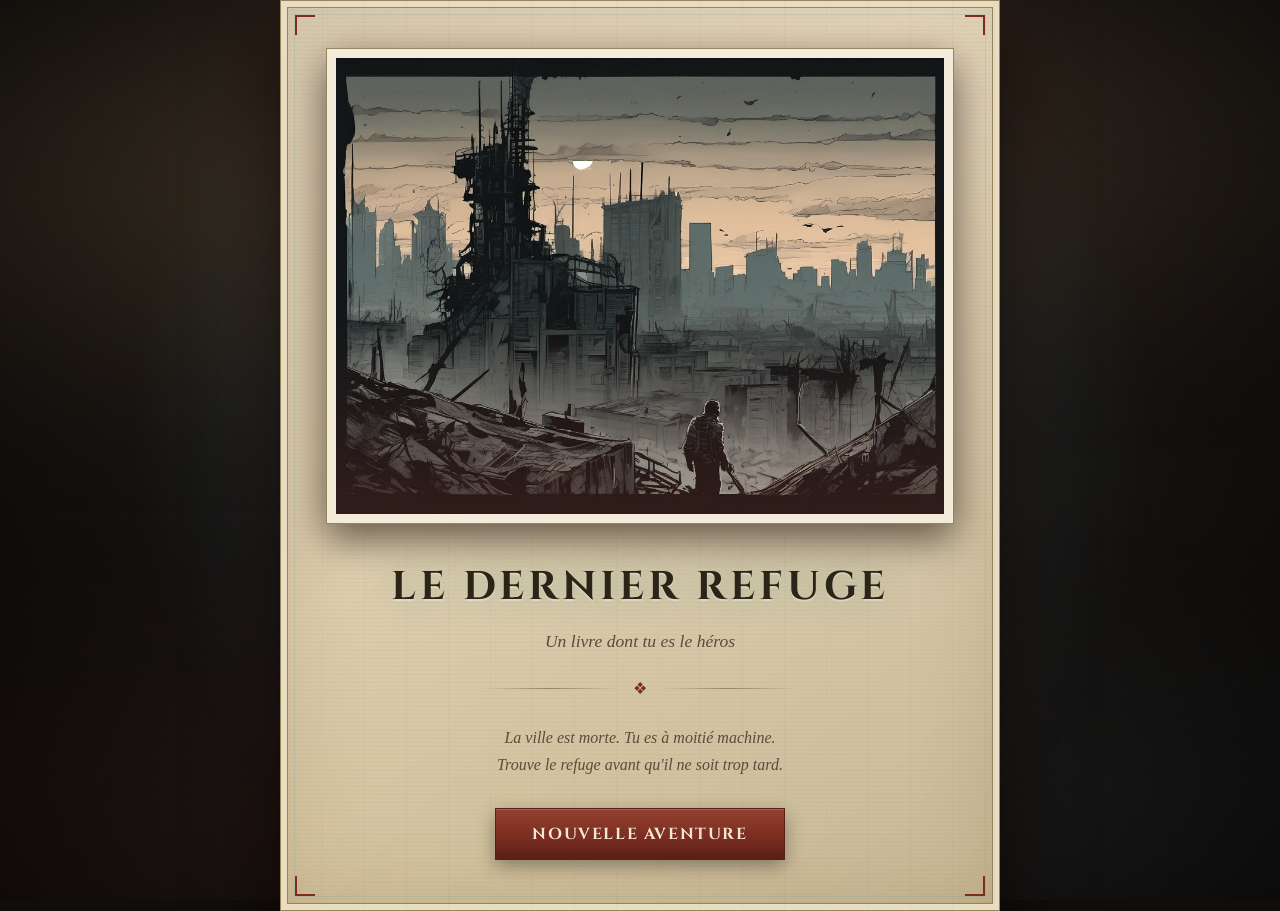
<file: index.html>
<!DOCTYPE html>
<html lang="fr">
<head>
  <meta charset="UTF-8">
  <meta name="viewport" content="width=device-width, initial-scale=1.0">
  <title>Le Dernier Refuge — Un livre dont tu es le héros</title>
  <meta name="description" content="Un livre dont tu es le héros interactif dans un univers post-apocalyptique zombie.">
  <link rel="icon" href="assets/images/menu.svg" type="image/svg+xml">
  <link rel="preconnect" href="https://fonts.googleapis.com">
  <link rel="preconnect" href="https://fonts.gstatic.com" crossorigin>
  <link href="https://fonts.googleapis.com/css2?family=Cinzel:wght@500;700&display=swap" rel="stylesheet">
  <!-- ?v= force le navigateur à re-télécharger le fichier après chaque
       mise en ligne. À incrémenter à chaque déploiement. -->
  <link rel="stylesheet" href="style.css?v=2">
  <link rel="stylesheet" href="minigame.css?v=2">
</head>
<body>
  <!-- Arrière-plan animé : cendres, brume, lueur NOVA -->
  <div class="bg-scene" aria-hidden="true">
    <div class="bg-base"></div>
    <div class="bg-fog bg-fog-1"></div>
    <div class="bg-fog bg-fog-2"></div>
    <div class="bg-glow"></div>
    <div class="bg-embers" id="bg-embers"></div>
    <div class="bg-grain"></div>
    <div class="bg-vignette"></div>
  </div>

  <div id="app"></div>

  <script src="data/story.js?v=2"></script>
  <script src="minigame.js?v=2"></script>
  <script src="script.js?v=2"></script>
</body>
</html>
</file>
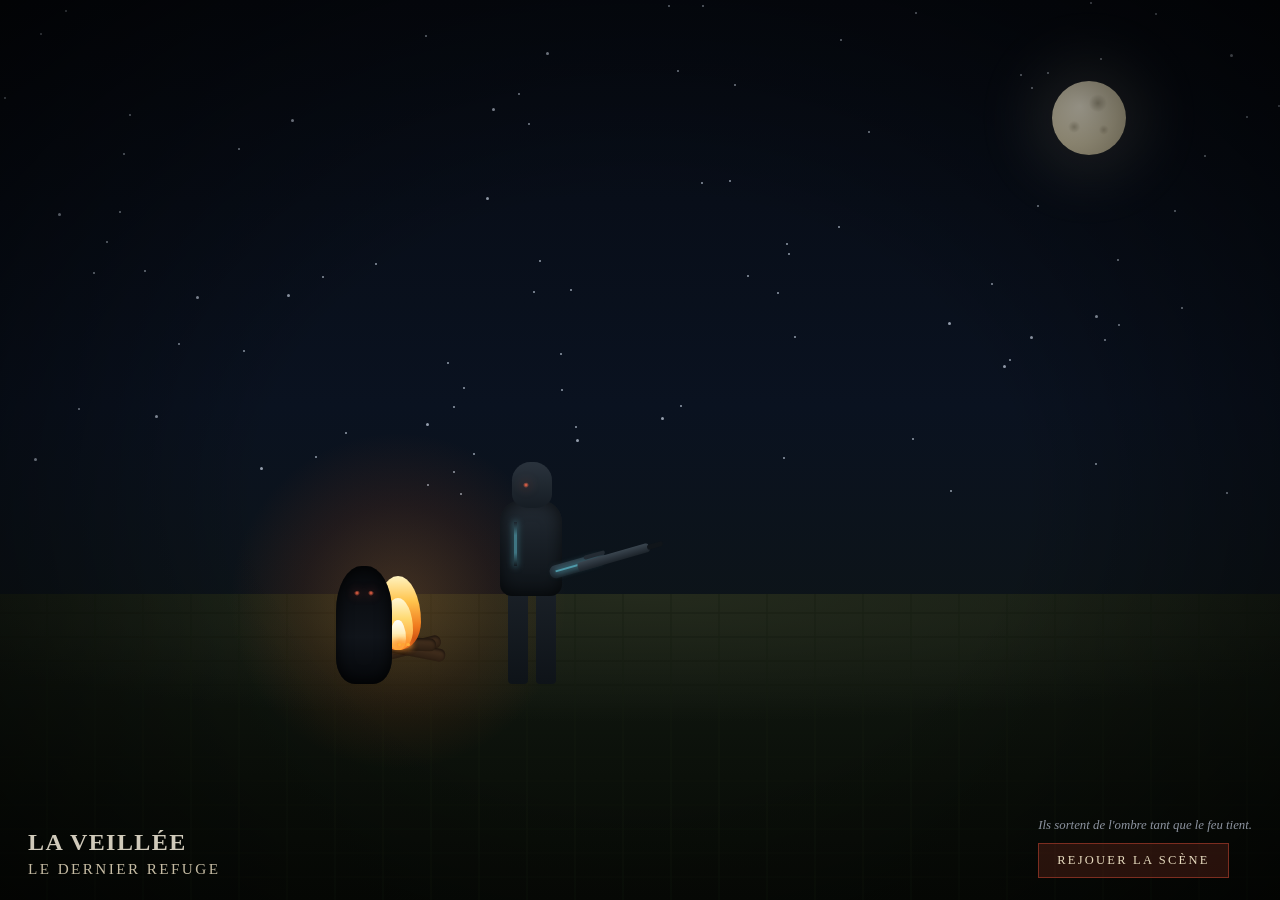
<file: cinematic.html>
<!DOCTYPE html>
<html lang="fr">
<head>
<meta charset="UTF-8">
<meta name="viewport" content="width=device-width, initial-scale=1.0">
<title>La Veillée — cinématique</title>
<style>
  * { margin: 0; padding: 0; box-sizing: border-box; }

  :root {
    --ink: #e8dcc0;
    --nova: #4f9aaa;
    --accent: #7c2d20;
    --fire: #e2661f;
  }

  html, body {
    height: 100%;
    background: #05070a;
    overflow: hidden;
    font-family: Georgia, 'Times New Roman', serif;
  }

  /* ---------- La scène ---------- */

  .scene {
    position: relative;
    width: 100vw;
    height: 100vh;
    overflow: hidden;
    background: linear-gradient(180deg, #060a12 0%, #0a1220 45%, #0d1418 70%, #0a0f0c 100%);
  }

  /* ---------- Ciel ---------- */

  .stars {
    position: absolute;
    inset: 0;
    z-index: 1;
  }

  .star {
    position: absolute;
    width: 2px;
    height: 2px;
    border-radius: 50%;
    background: #cfd8e8;
    opacity: 0.7;
    animation: twinkle 3s ease-in-out infinite;
  }

  @keyframes twinkle {
    0%, 100% { opacity: 0.25; }
    50%      { opacity: 0.9; }
  }

  .moon {
    position: absolute;
    top: 9%;
    right: 12%;
    width: 74px;
    height: 74px;
    border-radius: 50%;
    background: radial-gradient(circle at 38% 34%, #f2ecd8 0%, #cfc6a8 55%, #a89f80 100%);
    box-shadow: 0 0 60px 18px rgba(220, 214, 180, 0.16);
    z-index: 1;
  }

  .moon::after {
    content: "";
    position: absolute;
    inset: 0;
    border-radius: 50%;
    background:
      radial-gradient(circle 9px at 62% 30%, rgba(120, 112, 88, 0.5) 0%, transparent 100%),
      radial-gradient(circle 6px at 30% 62%, rgba(120, 112, 88, 0.45) 0%, transparent 100%),
      radial-gradient(circle 5px at 70% 66%, rgba(120, 112, 88, 0.4) 0%, transparent 100%);
  }

  /* ---------- Sol ---------- */

  .ground {
    position: absolute;
    left: 0;
    right: 0;
    bottom: 0;
    height: 34%;
    background:
      radial-gradient(ellipse 90% 60% at 50% 0%, rgba(38, 44, 30, 0.9) 0%, transparent 70%),
      linear-gradient(180deg, #131a12 0%, #0b100a 60%, #070a06 100%);
    z-index: 2;
  }

  .ground::before {
    content: "";
    position: absolute;
    inset: 0;
    background:
      repeating-linear-gradient(90deg, transparent 0 46px, rgba(20, 28, 16, 0.6) 46px 48px),
      repeating-linear-gradient(0deg, transparent 0 22px, rgba(16, 22, 12, 0.5) 22px 24px);
    opacity: 0.5;
  }

  /* ---------- Le feu de camp ---------- */

  .fire {
    position: absolute;
    left: 26%;
    bottom: 26%;
    width: 130px;
    height: 130px;
    z-index: 4;
  }

  .fire-glow {
    position: absolute;
    left: 50%;
    top: 50%;
    width: 340px;
    height: 340px;
    margin: -170px 0 0 -170px;
    border-radius: 50%;
    background: radial-gradient(circle, rgba(255, 150, 60, 0.22) 0%, rgba(220, 90, 30, 0.1) 40%, transparent 70%);
    animation: glow-pulse 1.6s ease-in-out infinite;
    z-index: -1;
  }

  @keyframes glow-pulse {
    0%, 100% { transform: scale(1);    opacity: 0.85; }
    50%      { transform: scale(1.12); opacity: 1; }
  }

  .logs {
    position: absolute;
    left: 50%;
    bottom: 8px;
    width: 96px;
    height: 22px;
    margin-left: -48px;
  }

  .log {
    position: absolute;
    bottom: 0;
    width: 92px;
    height: 13px;
    border-radius: 6px;
    background: linear-gradient(180deg, #4a3421 0%, #2c1e12 100%);
    box-shadow: inset 0 2px 3px rgba(0, 0, 0, 0.6);
  }

  .log:nth-child(1) { transform: rotate(-14deg); left: 0; }
  .log:nth-child(2) { transform: rotate(11deg);  left: 4px; bottom: 4px; }
  .log:nth-child(3) { transform: rotate(2deg);   left: 2px;  bottom: 8px; width: 84px; }

  .flame {
    position: absolute;
    left: 50%;
    bottom: 16px;
    border-radius: 50% 50% 46% 46% / 62% 62% 38% 38%;
    transform-origin: 50% 100%;
    animation: flicker 0.9s ease-in-out infinite alternate;
  }

  .flame-1 {
    width: 46px;
    height: 74px;
    margin-left: -23px;
    background: linear-gradient(180deg, #fff3c0 0%, #ffc44d 34%, #f07a1e 68%, #b83a0e 100%);
    filter: blur(0.4px);
    z-index: 3;
  }

  .flame-2 {
    width: 30px;
    height: 52px;
    margin-left: -15px;
    background: linear-gradient(180deg, #fff8d8 0%, #ffd970 40%, #ff8c2a 100%);
    animation-duration: 0.62s;
    animation-delay: 0.12s;
    z-index: 4;
  }

  .flame-3 {
    width: 16px;
    height: 30px;
    margin-left: -8px;
    background: linear-gradient(180deg, #ffffff 0%, #ffe9a8 55%, #ffb03a 100%);
    animation-duration: 0.45s;
    animation-delay: 0.24s;
    z-index: 5;
  }

  @keyframes flicker {
    0%   { transform: scaleY(1)    scaleX(1)    rotate(-1.5deg); }
    35%  { transform: scaleY(1.09) scaleX(0.94) rotate(1.8deg); }
    70%  { transform: scaleY(0.95) scaleX(1.05) rotate(-1deg); }
    100% { transform: scaleY(1.05) scaleX(0.97) rotate(1.2deg); }
  }

  .ember {
    position: absolute;
    width: 3px;
    height: 3px;
    border-radius: 50%;
    background: #ffb03a;
    box-shadow: 0 0 6px 2px rgba(255, 150, 50, 0.7);
    animation: rise 2.6s linear infinite;
    z-index: 6;
  }

  @keyframes rise {
    0%   { transform: translate(0, 0) scale(1);        opacity: 0; }
    12%  { opacity: 1; }
    100% { transform: translate(var(--dx, 10px), -190px) scale(0.2); opacity: 0; }
  }

  /* ---------- Le héros cybernétique ---------- */

  .hero {
    position: absolute;
    left: 37%;
    bottom: 24%;
    width: 120px;
    height: 240px;
    z-index: 5;
  }

  .hero-body {
    position: absolute;
    inset: 0;
  }

  /* jambes */
  .leg {
    position: absolute;
    bottom: 0;
    width: 20px;
    height: 96px;
    border-radius: 8px 8px 4px 4px;
    background: linear-gradient(180deg, #1a2027 0%, #0e1318 100%);
  }

  .leg-l { left: 34px; }
  .leg-r { left: 62px; }

  /* torse */
  .torso {
    position: absolute;
    bottom: 88px;
    left: 26px;
    width: 62px;
    height: 96px;
    border-radius: 22px 22px 12px 12px;
    background: linear-gradient(180deg, #232b34 0%, #141a20 70%, #0d1216 100%);
    box-shadow: inset 0 0 18px rgba(0, 0, 0, 0.7);
  }

  /* tête */
  .head {
    position: absolute;
    bottom: 176px;
    left: 38px;
    width: 40px;
    height: 46px;
    border-radius: 46% 46% 42% 42% / 40% 40% 30% 30%;
    background: linear-gradient(180deg, #2a333d 0%, #161d24 100%);
  }

  /* l'œil cybernétique */
  .eye {
    position: absolute;
    top: 20px;
    left: 50%;
    width: 22px;
    height: 7px;
    margin-left: -11px;
    border-radius: 50%;
    background: radial-gradient(circle 3px at 5px 3px, #ff6a4a 0%, rgba(255, 60, 40, 0) 100%);
    filter: drop-shadow(0 0 6px rgba(255, 70, 45, 0.95));
    animation: eye-scan 2.4s ease-in-out infinite;
  }

  @keyframes eye-scan {
    0%, 100% { transform: translateX(-3px); }
    50%      { transform: translateX(3px); }
  }

  /* lignes cybernétiques sur le bras */
  .cyber-line {
    position: absolute;
    background: var(--nova);
    box-shadow: 0 0 6px 1px rgba(79, 154, 170, 0.8);
    opacity: 0.85;
  }

  .cyber-arm {
    position: absolute;
    bottom: 104px;
    left: 76px;
    width: 58px;
    height: 13px;
    border-radius: 6px;
    background: linear-gradient(180deg, #2b343e 0%, #171e25 100%);
    transform: rotate(-16deg);
    transform-origin: 0 50%;
  }

  .cyber-arm::before {
    content: "";
    position: absolute;
    left: 6px;
    right: 6px;
    top: 5px;
    height: 2px;
    background: var(--nova);
    box-shadow: 0 0 7px 1px rgba(79, 154, 170, 0.9);
  }

  .cyber-torso {
    position: absolute;
    bottom: 118px;
    left: 40px;
    width: 3px;
    height: 44px;
    background: linear-gradient(180deg, transparent, var(--nova) 30%, var(--nova) 70%, transparent);
    box-shadow: 0 0 6px 1px rgba(79, 154, 170, 0.7);
    opacity: 0.7;
  }

  /* le fusil */
  .rifle {
    position: absolute;
    bottom: 112px;
    left: 104px;
    width: 74px;
    height: 9px;
    border-radius: 3px;
    background: linear-gradient(180deg, #3a454f 0%, #1c232a 100%);
    transform: rotate(-16deg);
    transform-origin: 0 50%;
    z-index: 6;
  }

  .rifle::before {
    content: "";
    position: absolute;
    right: -14px;
    top: 2px;
    width: 16px;
    height: 5px;
    border-radius: 2px;
    background: #10151a;
  }

  .rifle::after {
    content: "";
    position: absolute;
    left: 8px;
    top: -5px;
    width: 22px;
    height: 4px;
    border-radius: 2px;
    background: #232b33;
  }

  /* flash de bouche du fusil */
  .muzzle {
    position: absolute;
    bottom: 118px;
    left: 176px;
    width: 26px;
    height: 26px;
    margin-left: -13px;
    border-radius: 50%;
    background: radial-gradient(circle, #fff8dc 0%, #ffd257 35%, rgba(255, 140, 40, 0) 72%);
    opacity: 0;
    z-index: 7;
  }

  .muzzle.go { animation: flash 0.13s ease-out; }

  @keyframes flash {
    0%   { opacity: 1; transform: scale(0.5); }
    100% { opacity: 0; transform: scale(1.5); }
  }

  /* traçante */
  .tracer {
    position: absolute;
    height: 2px;
    background: linear-gradient(90deg, rgba(255, 226, 170, 0.95), rgba(255, 226, 170, 0));
    transform-origin: 0 50%;
    opacity: 0;
    z-index: 6;
  }

  .tracer.go { animation: trace 0.16s ease-out; }

  @keyframes trace {
    0%   { opacity: 1; }
    100% { opacity: 0; }
  }

  /* ---------- Les ombres ---------- */

  .shadow {
    position: absolute;
    bottom: 22%;
    width: 56px;
    height: 118px;
    z-index: 4;
    opacity: 0;
  }

  .shadow::before {
    content: "";
    position: absolute;
    inset: 0;
    border-radius: 46% 46% 34% 34% / 38% 38% 22% 22%;
    background: linear-gradient(180deg, #07090c 0%, #10141a 60%, #05070a 100%);
    box-shadow: inset 0 0 16px rgba(0, 0, 0, 0.95);
  }

  .shadow::after {
    content: "";
    position: absolute;
    left: 50%;
    top: 20%;
    width: 22px;
    height: 7px;
    margin-left: -11px;
    border-radius: 50%;
    background:
      radial-gradient(circle 3px at 4px 3px, #ff6a4a 0%, rgba(255, 60, 40, 0) 100%),
      radial-gradient(circle 3px at 18px 3px, #ff6a4a 0%, rgba(255, 60, 40, 0) 100%);
    filter: drop-shadow(0 0 5px rgba(255, 70, 45, 0.9));
  }

  .shadow.approach { animation: approach var(--walk, 7s) linear forwards; }

  @keyframes approach {
    0%   { opacity: 0; transform: translateX(0) scale(0.85); }
    8%   { opacity: 1; }
    100% { opacity: 1; transform: translateX(var(--tx, -260px)) scale(1); }
  }

  .shadow.dying {
    animation: fall 0.5s ease-in forwards;
  }

  @keyframes fall {
    0%   { opacity: 1; transform: translateX(var(--tx, -260px)) scale(1) rotate(0deg); }
    100% { opacity: 0; transform: translateX(var(--tx, -260px)) scale(1.15) rotate(74deg); }
  }

  /* ---------- Interface ---------- */

  .hud {
    position: absolute;
    left: 0;
    right: 0;
    bottom: 0;
    padding: 22px 28px;
    display: flex;
    align-items: flex-end;
    justify-content: space-between;
    z-index: 20;
    pointer-events: none;
  }

  .hud-title {
    color: var(--ink);
    font-size: 0.95rem;
    letter-spacing: 0.16em;
    text-transform: uppercase;
    opacity: 0.85;
  }

  .hud-title strong {
    display: block;
    font-family: 'Cinzel', Georgia, serif;
    font-size: 1.5rem;
    letter-spacing: 0.06em;
    color: #f4ecda;
    margin-bottom: 4px;
  }

  .hud-hint {
    color: #8d94a0;
    font-size: 0.8rem;
    font-style: italic;
    text-align: right;
    max-width: 300px;
  }

  .replay {
    pointer-events: auto;
    margin-top: 10px;
    font-family: Georgia, serif;
    font-size: 0.78rem;
    letter-spacing: 0.18em;
    text-transform: uppercase;
    color: var(--ink);
    background: rgba(124, 45, 32, 0.3);
    border: 1px solid var(--accent);
    padding: 9px 18px;
    cursor: pointer;
    transition: background 0.2s;
  }

  .replay:hover { background: rgba(124, 45, 32, 0.55); }

  .vignette {
    position: absolute;
    inset: 0;
    pointer-events: none;
    background: radial-gradient(ellipse at 50% 55%, transparent 42%, rgba(0, 0, 0, 0.72) 100%);
    z-index: 15;
  }
</style>
</head>
<body>

<div class="scene" id="scene">
  <div class="stars" id="stars"></div>
  <div class="moon"></div>
  <div class="ground"></div>

  <div class="fire">
    <div class="fire-glow"></div>
    <div class="logs">
      <div class="log"></div>
      <div class="log"></div>
      <div class="log"></div>
    </div>
    <div class="flame flame-1"></div>
    <div class="flame flame-2"></div>
    <div class="flame flame-3"></div>
  </div>

  <div class="hero">
    <div class="hero-body">
      <div class="leg leg-l"></div>
      <div class="leg leg-r"></div>
      <div class="torso"></div>
      <div class="cyber-torso"></div>
      <div class="head"><div class="eye"></div></div>
      <div class="cyber-arm"></div>
      <div class="rifle"></div>
      <div class="muzzle" id="muzzle"></div>
    </div>
  </div>

  <div class="vignette"></div>

  <div class="hud">
    <div class="hud-title">
      <strong>La Veillée</strong>
      Le Dernier Refuge
    </div>
    <div>
      <div class="hud-hint">Ils sortent de l'ombre tant que le feu tient.</div>
      <button class="replay" id="replay">Rejouer la scène</button>
    </div>
  </div>
</div>

<script>
  /* ============================================================
     La Veillée — cinématique du mini-jeu
     Un homme cybernétique tient le feu de camp pendant que des
     ombres convergent. Il tire sur chacune avant qu'elle n'arrive.
     ============================================================ */

  const scene = document.getElementById("scene");
  const muzzle = document.getElementById("muzzle");
  const replayBtn = document.getElementById("replay");

  const REDUCED = window.matchMedia("(prefers-reduced-motion: reduce)").matches;

  /* ---------- Étoiles ---------- */

  function buildStars() {
    const host = document.getElementById("stars");
    host.innerHTML = "";
    for (let i = 0; i < 90; i++) {
      const s = document.createElement("div");
      s.className = "star";
      s.style.left = Math.random() * 100 + "%";
      s.style.top = Math.random() * 55 + "%";
      s.style.animationDelay = (Math.random() * 3).toFixed(2) + "s";
      s.style.animationDuration = (2 + Math.random() * 3).toFixed(2) + "s";
      if (Math.random() > 0.82) s.style.width = s.style.height = "3px";
      host.appendChild(s);
    }
  }

  /* ---------- Braises ---------- */

  function buildEmbers() {
    const fire = document.querySelector(".fire");
    for (let i = 0; i < 7; i++) {
      const e = document.createElement("div");
      e.className = "ember";
      e.style.left = (44 + Math.random() * 14) + "%";
      e.style.bottom = "20px";
      e.style.setProperty("--dx", (Math.random() * 70 - 35).toFixed(0) + "px");
      e.style.animationDelay = (Math.random() * 2.6).toFixed(2) + "s";
      e.style.animationDuration = (2 + Math.random() * 1.6).toFixed(2) + "s";
      fire.appendChild(e);
    }
  }

  /* ---------- Les ombres ---------- */

  const shadows = [];
  let running = false;

  function spawnShadow() {
    const el = document.createElement("div");
    el.className = "shadow";

    /* Elles arrivent de la droite, à des profondeurs différentes */
    const depth = 0.75 + Math.random() * 0.45;
    const startX = window.innerWidth + 60;
    const fireX = window.innerWidth * 0.26;
    const tx = -(startX - fireX) * depth;

    el.style.left = startX + "px";
    el.style.bottom = (20 + Math.random() * 6) + "%";
    el.style.setProperty("--tx", tx.toFixed(0) + "px");
    el.style.setProperty("--walk", (REDUCED ? 9999 : 6.5 + Math.random() * 3.5) + "s");
    el.style.transform = `scale(${depth})`;

    scene.appendChild(el);

    const shadow = { el, depth, dead: false, timer: null };
    shadows.push(shadow);

    /* L'animation démarre à la frame suivante pour que la transition
       soit bien prise en compte */
    requestAnimationFrame(() => el.classList.add("approach"));

    /* Le héros tire quand l'ombre est assez proche */
    const travel = parseFloat(getComputedStyle(el).getPropertyValue("--walk")) || 8;
    const aimAt = travel * (0.45 + Math.random() * 0.25);
    shadow.timer = setTimeout(() => shoot(shadow), aimAt * 1000);
  }

  /* ---------- Le tir ---------- */

  function shoot(shadow) {
    if (shadow.dead || !running) return;
    shadow.dead = true;
    clearTimeout(shadow.timer);

    const rect = shadow.el.getBoundingClientRect();
    const targetX = rect.left + rect.width / 2;
    const targetY = rect.top + rect.height * 0.32;

    /* Le fusil est à droite du héros */
    const muzzleX = window.innerWidth * 0.37 + 150;
    const muzzleY = window.innerHeight * 0.72;

    /* Flash */
    muzzle.classList.remove("go");
    void muzzle.offsetWidth;
    muzzle.classList.add("go");

    /* Traçante */
    const tracer = document.createElement("div");
    tracer.className = "tracer go";
    const dist = Math.hypot(targetX - muzzleX, targetY - muzzleY);
    const angle = Math.atan2(targetY - muzzleY, targetX - muzzleX);
    tracer.style.left = muzzleX + "px";
    tracer.style.top = muzzleY + "px";
    tracer.style.width = dist + "px";
    tracer.style.transform = `rotate(${angle}rad)`;
    scene.appendChild(tracer);
    setTimeout(() => tracer.remove(), 220);

    /* L'ombre s'effondre */
    shadow.el.classList.remove("approach");
    shadow.el.classList.add("dying");
    setTimeout(() => {
      shadow.el.remove();
      const i = shadows.indexOf(shadow);
      if (i > -1) shadows.splice(i, 1);
    }, 560);
  }

  /* ---------- Orchestration ---------- */

  function start() {
    if (running) return;
    running = true;

    /* Nettoie ce qui reste d'une précédente passe */
    for (const s of shadows) { clearTimeout(s.timer); s.el.remove(); }
    shadows.length = 0;

    /* Vague 1 : une première ombre, pour poser le rythme */
    setTimeout(() => running && spawnShadow(), 900);

    /* Vague 2 : deux en même temps */
    setTimeout(() => { running && spawnShadow(); running && spawnShadow(); }, 4200);

    /* Vague 3 : trois, plus serrées */
    setTimeout(() => {
      if (!running) return;
      spawnShadow();
      setTimeout(() => running && spawnShadow(), 1400);
      setTimeout(() => running && spawnShadow(), 2600);
    }, 8600);

    /* Vague 4 : le dernier assaut */
    setTimeout(() => {
      if (!running) return;
      spawnShadow();
      setTimeout(() => running && spawnShadow(), 900);
      setTimeout(() => running && spawnShadow(), 1800);
      setTimeout(() => running && spawnShadow(), 2700);
    }, 14200);

    /* Fin de la séquence : le feu crépite, le silence revient */
    setTimeout(() => { running = false; }, 20000);
  }

  replayBtn.addEventListener("click", start);

  buildStars();
  buildEmbers();
  start();
</script>

</body>
</html>
</file>
<file: style.css>
/* ============================================================
   LE DERNIER REFUGE — feuille de style
   ------------------------------------------------------------
   Ambiance : un livre ancien posé dans une ville morte,
   cendres qui montent, brume qui dérive, lueur de NOVA.
   ============================================================ */

/* ---------- Base ---------- */

* { margin: 0; padding: 0; box-sizing: border-box; }

:root {
  --paper: #e9ddc2;
  --paper-dark: #d6c5a0;
  --ink: #2c2517;
  --ink-soft: #5a4c3a;
  --accent: #7c2d20;
  --accent-dark: #5a1f16;
  --accent-glow: rgba(124, 45, 32, 0.45);
  --nova: #4f9aaa;
  --nova-glow: rgba(79, 154, 170, 0.35);
  --border: #97835c;
  --bg: #100d0b;

  --font-title: 'Cinzel', Georgia, 'Palatino Linotype', 'Times New Roman', serif;
  --font-body: Georgia, 'Palatino Linotype', 'Book Antiqua', 'Times New Roman', serif;
  --font-mono: 'Consolas', 'Menlo', 'Courier New', monospace;

  --ease-out: cubic-bezier(0.16, 1, 0.3, 1);
}

html { scroll-behavior: smooth; }

body {
  background: var(--bg);
  color: var(--ink);
  font-family: var(--font-body);
  line-height: 1.7;
  min-height: 100vh;
  overflow-x: hidden;
}

::selection { background: rgba(124, 45, 32, 0.85); color: #f3e9d2; }

::-webkit-scrollbar { width: 11px; }
::-webkit-scrollbar-track { background: #0b0908; }
::-webkit-scrollbar-thumb {
  background: linear-gradient(180deg, #4a3d2a, #2f2719);
  border: 2px solid #0b0908;
  border-radius: 8px;
}
::-webkit-scrollbar-thumb:hover { background: linear-gradient(180deg, var(--accent), var(--accent-dark)); }

:focus-visible {
  outline: 2px solid var(--nova);
  outline-offset: 3px;
}

/* ============================================================
   ARRIÈRE-PLAN ANIMÉ
   Cendres + brume + lueur NOVA, fixes derrière le livre.
   ============================================================ */

.bg-scene {
  position: fixed;
  inset: 0;
  z-index: 0;
  overflow: hidden;
  pointer-events: none;
}

/* Fond de base : nuit de cendres */
.bg-base {
  position: absolute;
  inset: -10%;
  background:
    radial-gradient(ellipse at 50% 18%, #2b2119 0%, #17120f 45%, #0d0a09 100%);
  animation: bg-breathe 18s ease-in-out infinite alternate;
}

@keyframes bg-breathe {
  from { transform: scale(1) translateY(0); filter: brightness(1); }
  to   { transform: scale(1.06) translateY(-1.5%); filter: brightness(1.18); }
}

/* Nappe de brume qui dérive lentement */
.bg-fog {
  position: absolute;
  left: -30%;
  width: 160%;
  height: 65%;
  filter: blur(58px);
  will-change: transform;
}

.bg-fog-1 {
  top: -18%;
  background:
    radial-gradient(ellipse at 28% 55%, rgba(148, 122, 82, 0.30), transparent 62%),
    radial-gradient(ellipse at 72% 40%, rgba(86, 70, 52, 0.34), transparent 60%);
  animation: fog-drift 74s ease-in-out infinite alternate;
}

.bg-fog-2 {
  bottom: -26%;
  background:
    radial-gradient(ellipse at 62% 50%, rgba(79, 154, 170, 0.16), transparent 60%),
    radial-gradient(ellipse at 22% 62%, rgba(124, 45, 32, 0.24), transparent 62%);
  animation: fog-drift 96s ease-in-out infinite alternate-reverse;
}

@keyframes fog-drift {
  0%   { transform: translate3d(-6%, 0, 0) scale(1); }
  50%  { transform: translate3d(4%, -3%, 0) scale(1.1); }
  100% { transform: translate3d(8%, 2%, 0) scale(1.02); }
}

/* Lueur de NOVA : halo rouge/cyan qui pulse */
.bg-glow {
  position: absolute;
  top: 48%;
  left: 50%;
  width: min(1050px, 150vw);
  height: min(1050px, 150vw);
  transform: translate(-50%, -50%);
  background:
    radial-gradient(circle at 50% 50%,
      rgba(124, 45, 32, 0.34) 0%,
      rgba(79, 154, 170, 0.14) 42%,
      transparent 70%);
  animation: glow-pulse 8s ease-in-out infinite;
}

@keyframes glow-pulse {
  0%, 100% { opacity: 0.55; transform: translate(-50%, -50%) scale(0.94); }
  50%      { opacity: 1;    transform: translate(-50%, -50%) scale(1.08); }
}

/* Cendres / braises qui montent */
.bg-embers { position: absolute; inset: 0; }

.ember {
  position: absolute;
  left: var(--x);
  bottom: -12px;
  width: var(--s);
  height: var(--s);
  border-radius: 50%;
  opacity: 0;
  animation: ember-rise var(--d) linear var(--dl) infinite;
  will-change: transform, opacity;
}

.ember-warm {
  background: radial-gradient(circle, #ffc48a 0%, #ff6a33 55%, rgba(255, 90, 40, 0) 75%);
  box-shadow: 0 0 9px rgba(255, 120, 60, 0.85);
}

.ember-cold {
  background: radial-gradient(circle, #cdefff 0%, #4f9aaa 55%, rgba(79, 154, 170, 0) 75%);
  box-shadow: 0 0 9px rgba(79, 154, 170, 0.8);
}

.ember-ash {
  background: radial-gradient(circle, rgba(214, 197, 160, 0.95) 0%, rgba(150, 135, 105, 0.35) 60%, transparent 75%);
}

@keyframes ember-rise {
  0%   { transform: translate3d(0, 0, 0) scale(0.5); opacity: 0; }
  7%   { opacity: var(--o); }
  50%  { transform: translate3d(calc(var(--drift) * -1), -52vh, 0) scale(1); }
  88%  { opacity: calc(var(--o) * 0.8); }
  100% { transform: translate3d(var(--drift), -112vh, 0) scale(0.4); opacity: 0; }
}

/* Grain de pellicule, très léger */
.bg-grain {
  position: absolute;
  inset: -60px;
  opacity: 0.055;
  background-image: url("data:image/svg+xml,%3Csvg xmlns='http://www.w3.org/2000/svg' width='180' height='180'%3E%3Cfilter id='n'%3E%3CfeTurbulence type='fractalNoise' baseFrequency='0.82' numOctaves='3' stitchTiles='stitch'/%3E%3C/filter%3E%3Crect width='180' height='180' filter='url(%23n)'/%3E%3C/svg%3E");
  animation: grain-shift 1.1s steps(4) infinite;
}

@keyframes grain-shift {
  0%   { transform: translate(0, 0); }
  25%  { transform: translate(-14px, 9px); }
  50%  { transform: translate(11px, -12px); }
  75%  { transform: translate(-8px, -7px); }
  100% { transform: translate(0, 0); }
}

/* Vignette sombre autour du livre */
.bg-vignette {
  position: absolute;
  inset: 0;
  background: radial-gradient(ellipse at 50% 45%, transparent 32%, rgba(6, 5, 4, 0.72) 100%);
}

/* Voile de transition entre les pages */
.page-veil {
  position: fixed;
  inset: 0;
  z-index: 40;
  background: radial-gradient(ellipse at 50% 50%, rgba(124, 45, 32, 0.35), rgba(6, 5, 4, 0.96) 70%);
  opacity: 0;
  pointer-events: none;
  animation: veil-in 0.26s ease forwards;
}

.page-veil.out { animation: veil-out 0.42s ease forwards; }

@keyframes veil-in  { from { opacity: 0; } to { opacity: 1; } }
@keyframes veil-out { from { opacity: 1; } to { opacity: 0; } }

/* ---------- Conteneur ---------- */

#app {
  position: relative;
  z-index: 1;
  max-width: 720px;
  margin: 0 auto;
}

/* ============================================================
   PAGE DE LIVRE
   ============================================================ */

.screen {
  position: relative;
  background:
    linear-gradient(135deg, rgba(0, 0, 0, 0.05) 0%, transparent 40%, rgba(0, 0, 0, 0.07) 100%),
    repeating-linear-gradient(0deg, transparent 0 3px, rgba(120, 90, 40, 0.025) 3px 4px),
    linear-gradient(180deg, var(--paper) 0%, var(--paper-dark) 100%);
  border: 1px solid var(--border);
  box-shadow:
    inset 0 0 0 6px var(--paper),
    inset 0 0 0 7px var(--border),
    inset 0 0 80px rgba(120, 90, 40, 0.18),
    0 2px 0 rgba(255, 255, 255, 0.05),
    0 30px 70px rgba(0, 0, 0, 0.72),
    0 0 90px rgba(124, 45, 32, 0.16);
  padding: 42px 46px 50px;
  overflow: hidden;
  transform-origin: 50% 100%;
  animation: page-in 0.6s var(--ease-out) both;
}

@keyframes page-in {
  from { opacity: 0; transform: perspective(1400px) rotateX(7deg) translateY(26px); }
  to   { opacity: 1; transform: perspective(1400px) rotateX(0) translateY(0); }
}

/* Texture de papier : fines rayures */
.screen::before {
  content: "";
  position: absolute;
  inset: 0;
  background:
    repeating-linear-gradient(0deg, transparent 0 3px, rgba(79, 154, 170, 0.016) 3px 4px),
    repeating-linear-gradient(90deg, transparent 0 41px, rgba(90, 76, 58, 0.035) 41px 42px);
  pointer-events: none;
  z-index: 1;
}

/* Cadre intérieur + équerres d'angle */
.screen::after {
  content: "";
  position: absolute;
  inset: 13px;
  border: 1px solid rgba(79, 154, 170, 0.16);
  pointer-events: none;
  z-index: 1;
  background:
    linear-gradient(var(--accent), var(--accent)) top left / 20px 2px no-repeat,
    linear-gradient(var(--accent), var(--accent)) top left / 2px 20px no-repeat,
    linear-gradient(var(--accent), var(--accent)) top right / 20px 2px no-repeat,
    linear-gradient(var(--accent), var(--accent)) top right / 2px 20px no-repeat,
    linear-gradient(var(--accent), var(--accent)) bottom left / 20px 2px no-repeat,
    linear-gradient(var(--accent), var(--accent)) bottom left / 2px 20px no-repeat,
    linear-gradient(var(--accent), var(--accent)) bottom right / 20px 2px no-repeat,
    linear-gradient(var(--accent), var(--accent)) bottom right / 2px 20px no-repeat;
  background-repeat: no-repeat;
}

/* ============================================================
   EN-TÊTE DE PAGE
   ============================================================ */

.page-header {
  display: flex;
  justify-content: space-between;
  align-items: baseline;
  gap: 14px;
  border-bottom: 1px solid var(--border);
  padding-bottom: 10px;
  margin-bottom: 14px;
  position: relative;
  z-index: 2;
}

.page-chapter {
  font-family: var(--font-title);
  font-size: 0.86rem;
  font-weight: 700;
  letter-spacing: 0.2em;
  text-transform: uppercase;
  color: var(--ink);
}

.page-number {
  font-size: 0.85rem;
  font-style: italic;
  color: var(--ink-soft);
  white-space: nowrap;
}

/* Indicateur NOVA */
.nova-status {
  display: inline-flex;
  align-items: center;
  gap: 6px;
  font-family: var(--font-mono);
  font-size: 0.7rem;
  letter-spacing: 0.14em;
  text-transform: uppercase;
  color: var(--nova);
}

.nova-dot {
  width: 7px;
  height: 7px;
  border-radius: 50%;
  background: var(--nova);
  box-shadow: 0 0 8px var(--nova-glow), 0 0 3px var(--nova);
  animation: pulse 2.4s ease-in-out infinite;
}

@keyframes pulse {
  0%, 100% { opacity: 1; transform: scale(1); }
  50%      { opacity: 0.3; transform: scale(0.78); }
}

/* ============================================================
   BARRE DE PROGRESSION
   ============================================================ */

.progress-track {
  height: 4px;
  background: rgba(120, 90, 40, 0.2);
  border-radius: 4px;
  margin-bottom: 24px;
  position: relative;
  z-index: 2;
  overflow: hidden;
  box-shadow: inset 0 1px 2px rgba(0, 0, 0, 0.25);
}

.progress-fill {
  position: relative;
  height: 100%;
  border-radius: 4px;
  background: linear-gradient(90deg, var(--accent), var(--nova) 60%, #7cc4d8);
  box-shadow: 0 0 10px var(--nova-glow);
  transition: width 0.7s var(--ease-out);
  overflow: hidden;
}

.progress-fill::after {
  content: "";
  position: absolute;
  inset: 0;
  background: linear-gradient(90deg, transparent, rgba(255, 255, 255, 0.6), transparent);
  transform: translateX(-100%);
  animation: shimmer 2.6s linear infinite;
}

@keyframes shimmer {
  to { transform: translateX(100%); }
}

/* ============================================================
   ILLUSTRATION
   ============================================================ */

.scene-image {
  position: relative;
  z-index: 2;
  border: 9px solid #f4ecda;
  outline: 1px solid var(--border);
  box-shadow:
    0 14px 30px rgba(0, 0, 0, 0.45),
    0 0 30px rgba(79, 154, 170, 0.12);
  background: #0d0f13;
  margin-bottom: 26px;
  overflow: hidden;
}

.scene-image::after {
  content: "";
  position: absolute;
  left: 0;
  right: 0;
  top: 0;
  height: 45%;
  background: linear-gradient(180deg, transparent, rgba(79, 154, 170, 0.16), transparent);
  transform: translateY(-130%);
  animation: scan-sweep 7s ease-in-out infinite;
  pointer-events: none;
}

@keyframes scan-sweep {
  0%        { transform: translateY(-130%); }
  55%, 100% { transform: translateY(330%); }
}

.scene-image img {
  display: block;
  width: 100%;
  height: auto;
  filter: sepia(0.16) saturate(0.94) contrast(1.04);
  animation: img-reveal 1.1s var(--ease-out) both;
}

@keyframes img-reveal {
  from { opacity: 0; transform: scale(1.05); filter: blur(6px) sepia(0.16); }
  to   { opacity: 1; transform: scale(1); filter: blur(0) sepia(0.16) saturate(0.94) contrast(1.04); }
}

/* ============================================================
   TEXTE
   ============================================================ */

.scene-text { position: relative; z-index: 2; }

.scene-text p {
  margin-bottom: 14px;
  text-align: left;
  animation: text-rise 0.55s var(--ease-out) both;
}

.scene-text p:nth-child(1) { animation-delay: 0.10s; }
.scene-text p:nth-child(2) { animation-delay: 0.18s; }
.scene-text p:nth-child(3) { animation-delay: 0.26s; }
.scene-text p:nth-child(4) { animation-delay: 0.34s; }
.scene-text p:nth-child(n+5) { animation-delay: 0.4s; }

.scene-text p:last-child { margin-bottom: 0; }

@keyframes text-rise {
  from { opacity: 0; transform: translateY(9px); }
  to   { opacity: 1; transform: none; }
}

/* ============================================================
   VOIX DE NOVA — style terminal
   ============================================================ */

/* Spécificité .scene-text p.nova-line pour passer avant l'animation des paragraphes */
.scene-text p.nova-line {
  font-family: var(--font-mono);
  font-size: 0.94rem;
  color: var(--nova);
  border-left: 3px solid var(--nova);
  padding-left: 14px;
  margin-top: 18px;
  text-shadow: 0 0 10px rgba(79, 154, 170, 0.3);
  background: linear-gradient(90deg, rgba(79, 154, 170, 0.09), transparent 70%);
  animation: nova-in 0.7s ease both, nova-flicker 6s steps(1) 0.75s infinite;
}

@keyframes nova-in {
  from { opacity: 0; transform: translateX(-8px); }
  to   { opacity: 1; transform: none; }
}

@keyframes nova-flicker {
  0%, 92%, 100% { opacity: 1; }
  93%           { opacity: 0.62; }
  95%           { opacity: 1; }
  97%           { opacity: 0.78; }
}

.nova-marker {
  display: block;
  font-size: 0.68rem;
  letter-spacing: 0.22em;
  text-transform: uppercase;
  color: var(--nova);
  opacity: 0.75;
  margin-bottom: 3px;
}

/* ============================================================
   CHOIX
   ============================================================ */

.choices {
  margin-top: 30px;
  position: relative;
  z-index: 2;
}

.choices-label {
  font-family: var(--font-title);
  font-size: 0.85rem;
  font-weight: 700;
  letter-spacing: 0.2em;
  text-transform: uppercase;
  color: var(--ink-soft);
  border-top: 1px solid var(--border);
  padding-top: 18px;
  margin-bottom: 14px;
  animation: text-rise 0.5s var(--ease-out) 0.3s both;
}

.choices-list { list-style: none; }

.choices-list li { margin-bottom: 10px; }

.choice-btn {
  display: flex;
  align-items: center;
  gap: 14px;
  width: 100%;
  text-align: left;
  font-family: inherit;
  font-size: 1.02rem;
  color: var(--ink);
  background: rgba(120, 90, 40, 0.08);
  border: 1px solid var(--border);
  padding: 12px 16px;
  cursor: pointer;
  position: relative;
  overflow: hidden;
  transition:
    background 0.2s ease,
    border-color 0.2s ease,
    transform 0.2s var(--ease-out),
    box-shadow 0.2s ease;
  /* fill-mode "backwards" : après l'entrée, la feuille de style reprend
     la main pour que les effets de survol restent fonctionnels. */
  animation: choice-in 0.5s var(--ease-out) backwards;
}

/* Entrée en cascade */
.choices-list li:nth-child(1) .choice-btn { animation-delay: 0.34s; }
.choices-list li:nth-child(2) .choice-btn { animation-delay: 0.40s; }
.choices-list li:nth-child(3) .choice-btn { animation-delay: 0.46s; }
.choices-list li:nth-child(4) .choice-btn { animation-delay: 0.52s; }
.choices-list li:nth-child(5) .choice-btn { animation-delay: 0.58s; }
.choices-list li:nth-child(6) .choice-btn { animation-delay: 0.64s; }
.choices-list li:nth-child(7) .choice-btn { animation-delay: 0.70s; }
.choices-list li:nth-child(8) .choice-btn { animation-delay: 0.76s; }
.choices-list li:nth-child(9) .choice-btn { animation-delay: 0.82s; }

@keyframes choice-in {
  from { opacity: 0; transform: translateX(-16px); }
  to   { opacity: 1; transform: none; }
}

/* Reflet qui balaie le bouton au survol */
.choice-btn::before {
  content: "";
  position: absolute;
  top: 0;
  bottom: 0;
  left: -60%;
  width: 45%;
  background: linear-gradient(100deg, transparent, rgba(124, 45, 32, 0.16), transparent);
  transform: skewX(-18deg);
  transition: left 0.45s ease;
}

.choice-btn:hover {
  background: rgba(124, 45, 32, 0.12);
  border-color: var(--accent);
  transform: translateX(6px);
  box-shadow:
    -5px 0 0 var(--accent),
    0 6px 16px rgba(0, 0, 0, 0.28),
    0 0 18px rgba(79, 154, 170, 0.24);
}

.choice-btn:hover::before { left: 120%; }

.choice-btn:active { transform: translateX(6px) scale(0.99); }

.choice-num {
  flex: 0 0 auto;
  width: 30px;
  height: 30px;
  border: 1px solid var(--border);
  border-radius: 50%;
  display: flex;
  align-items: center;
  justify-content: center;
  font-size: 0.9rem;
  font-style: italic;
  color: var(--ink-soft);
  background: var(--paper);
  transition: background 0.2s ease, color 0.2s ease, border-color 0.2s ease;
}

.choice-btn:hover .choice-num {
  background: var(--accent);
  border-color: var(--accent-dark);
  color: #f3e9d2;
  box-shadow: 0 0 12px var(--accent-glow);
}

/* ============================================================
   BOUTONS
   ============================================================ */

.btn {
  font-family: var(--font-title);
  font-size: 1rem;
  font-weight: 700;
  letter-spacing: 0.1em;
  text-transform: uppercase;
  padding: 14px 36px;
  cursor: pointer;
  position: relative;
  overflow: hidden;
  transition: background 0.22s ease, transform 0.22s var(--ease-out), box-shadow 0.22s ease;
}

.btn::after {
  content: "";
  position: absolute;
  top: 0;
  bottom: 0;
  left: -70%;
  width: 50%;
  background: linear-gradient(100deg, transparent, rgba(255, 255, 255, 0.28), transparent);
  transform: skewX(-20deg);
  transition: left 0.5s ease;
}

.btn:hover::after { left: 130%; }

.btn-primary {
  background: linear-gradient(180deg, #93402f, var(--accent) 55%, var(--accent-dark));
  color: #f3e9d2;
  border: 1px solid var(--accent-dark);
  box-shadow: 0 6px 18px rgba(0, 0, 0, 0.35), inset 0 1px 0 rgba(255, 255, 255, 0.16);
}

.btn-primary:hover {
  transform: translateY(-3px);
  box-shadow:
    0 12px 26px rgba(0, 0, 0, 0.45),
    0 0 24px rgba(79, 154, 170, 0.3),
    inset 0 1px 0 rgba(255, 255, 255, 0.2);
}

.btn-primary:active { transform: translateY(-1px); }

.btn-ghost {
  background: transparent;
  color: var(--ink-soft);
  border: 1px solid var(--border);
}

.btn-ghost:hover {
  background: rgba(120, 90, 40, 0.14);
  border-color: var(--accent);
  color: var(--ink);
  transform: translateY(-2px);
}

/* ============================================================
   MENU
   ============================================================ */

.menu-screen { text-align: center; }

.book-cover {
  position: relative;
  border: 9px solid #f4ecda;
  outline: 1px solid var(--border);
  box-shadow:
    0 16px 36px rgba(0, 0, 0, 0.5),
    0 0 40px rgba(124, 45, 32, 0.22);
  margin: 6px auto 30px;
  overflow: hidden;
  z-index: 2;
}

.book-cover::after {
  content: "";
  position: absolute;
  inset: 0;
  background: linear-gradient(180deg, transparent 55%, rgba(124, 45, 32, 0.28) 100%);
  pointer-events: none;
}

.book-cover img {
  display: block;
  width: 100%;
  height: auto;
  filter: sepia(0.16) saturate(0.95) contrast(1.05);
  animation: cover-breathe 14s ease-in-out infinite alternate;
}

@keyframes cover-breathe {
  from { transform: scale(1); }
  to   { transform: scale(1.045); }
}

.game-title {
  font-family: var(--font-title);
  font-size: 2.5rem;
  font-weight: 700;
  letter-spacing: 0.1em;
  text-transform: uppercase;
  color: var(--ink);
  text-shadow:
    0 2px 0 rgba(255, 255, 255, 0.3),
    0 0 30px rgba(79, 154, 170, 0.35);
  margin-bottom: 6px;
  animation: title-glow 5s ease-in-out infinite;
}

@keyframes title-glow {
  0%, 100% { text-shadow: 0 2px 0 rgba(255, 255, 255, 0.3), 0 0 26px rgba(79, 154, 170, 0.25); }
  50%      { text-shadow: 0 2px 0 rgba(255, 255, 255, 0.3), 0 0 44px rgba(124, 45, 32, 0.5); }
}

.game-subtitle {
  font-style: italic;
  font-size: 1.1rem;
  color: var(--ink-soft);
  margin-bottom: 18px;
}

.divider {
  display: flex;
  align-items: center;
  gap: 12px;
  color: var(--accent);
  margin: 0 auto 22px;
  max-width: 320px;
  animation: divider-glow 4s ease-in-out infinite;
}

@keyframes divider-glow {
  0%, 100% { opacity: 0.7; filter: drop-shadow(0 0 0 transparent); }
  50%      { opacity: 1;   filter: drop-shadow(0 0 6px rgba(124, 45, 32, 0.6)); }
}

.divider::before,
.divider::after {
  content: "";
  flex: 1;
  height: 1px;
  background: linear-gradient(90deg, transparent, var(--border), transparent);
}

.game-tagline {
  font-style: italic;
  color: var(--ink-soft);
  margin-bottom: 30px;
  animation: text-rise 0.7s var(--ease-out) 0.35s both;
}

.menu-screen .btn-primary { animation: text-rise 0.7s var(--ease-out) 0.5s backwards; }

/* ============================================================
   DURÉE
   ============================================================ */

.duration-screen { text-align: center; }

.screen-title {
  font-family: var(--font-title);
  font-size: 1.5rem;
  font-weight: 700;
  letter-spacing: 0.05em;
  margin-bottom: 28px;
  color: var(--ink);
}

.duration-options {
  display: flex;
  gap: 16px;
  justify-content: center;
  margin-bottom: 28px;
}

.duration-card {
  flex: 1;
  max-width: 200px;
  font-family: inherit;
  background: rgba(120, 90, 40, 0.08);
  border: 1px solid var(--border);
  padding: 22px 14px;
  cursor: pointer;
  position: relative;
  overflow: hidden;
  transition:
    background 0.22s ease,
    border-color 0.22s ease,
    transform 0.22s var(--ease-out),
    box-shadow 0.22s ease;
  animation: choice-in 0.55s var(--ease-out) backwards;
}

.duration-options .duration-card:nth-child(1) { animation-delay: 0.15s; }
.duration-options .duration-card:nth-child(2) { animation-delay: 0.25s; }
.duration-options .duration-card:nth-child(3) { animation-delay: 0.35s; }

.duration-card::before {
  content: "";
  position: absolute;
  top: 0;
  left: 0;
  right: 0;
  height: 3px;
  background: linear-gradient(90deg, var(--accent), var(--nova));
  transform: scaleX(0);
  transform-origin: left;
  transition: transform 0.35s var(--ease-out);
}

.duration-card:hover {
  background: rgba(124, 45, 32, 0.12);
  border-color: var(--accent);
  transform: translateY(-5px);
  box-shadow:
    0 12px 24px rgba(0, 0, 0, 0.35),
    0 0 22px rgba(79, 154, 170, 0.22);
}

.duration-card:hover::before { transform: scaleX(1); }

.duration-time {
  display: block;
  font-family: var(--font-title);
  font-size: 1.3rem;
  font-weight: 700;
  color: var(--accent);
  margin-bottom: 8px;
}

.duration-arc {
  display: block;
  font-family: var(--font-mono);
  font-size: 0.68rem;
  letter-spacing: 0.22em;
  text-transform: uppercase;
  color: var(--nova);
  margin: -4px 0 10px;
  padding-bottom: 8px;
  border-bottom: 1px solid rgba(151, 131, 92, 0.3);
}

.duration-note {
  text-align: center;
  font-style: italic;
  color: var(--ink-soft);
  font-size: 0.9rem;
  margin: -8px 0 26px;
}

.duration-desc {
  display: block;
  font-size: 0.85rem;
  font-style: italic;
  color: var(--ink-soft);
  line-height: 1.5;
}

/* ============================================================
   FIN
   ============================================================ */

.ending-screen .scene-image { margin-bottom: 22px; }

.ending-death {
  background:
    linear-gradient(135deg, rgba(60, 10, 5, 0.1) 0%, transparent 40%, rgba(60, 10, 5, 0.14) 100%),
    repeating-linear-gradient(0deg, transparent 0 3px, rgba(120, 90, 40, 0.025) 3px 4px),
    linear-gradient(180deg, #e2d3b0 0%, #c8b18c 100%);
}

.ending-death::after { border-color: rgba(124, 45, 32, 0.35); }

.ending-death .page-chapter { color: var(--accent); }

.ending-death .scene-image::after {
  background: linear-gradient(180deg, transparent, rgba(124, 45, 32, 0.3), transparent);
}

.ending-actions {
  display: flex;
  gap: 14px;
  justify-content: center;
  flex-wrap: wrap;
  margin-top: 30px;
  animation: text-rise 0.6s var(--ease-out) 0.5s both;
}

/* ============================================================
   RESPONSIVE
   ============================================================ */

@media (max-width: 640px) {
  .screen { padding: 28px 20px 36px; }

  .game-title { font-size: 1.75rem; }

  .duration-options { flex-direction: column; align-items: center; }

  .duration-card { max-width: 100%; width: 100%; }

  .page-header { flex-direction: column; align-items: flex-start; gap: 4px; }

  .choice-btn { font-size: 0.95rem; padding: 11px 12px; }

  .btn { padding: 13px 26px; font-size: 0.92rem; }

  .screen::after { inset: 9px; }
}

/* ============================================================
   ACCESSIBILITÉ — mouvement réduit
   ============================================================ */

@media (prefers-reduced-motion: reduce) {
  *, *::before, *::after {
    animation-duration: 0.01ms !important;
    animation-iteration-count: 1 !important;
    transition-duration: 0.01ms !important;
  }

  .bg-grain, .bg-fog-1, .bg-fog-2 { display: none; }
}
</file>
<file: minigame.css>
/* ============================================================
   LE DERNIER REFUGE — mini-jeu de réflexes / tir
   Scène sombre : viser, tirer, tenir la ligne.
   Reprend les variables de style.css (livre clair, jeu nuit).
   ============================================================ */

.mg-screen {
  max-width: 900px;
  margin: 0 auto;
  padding: 28px 20px 60px;
  position: relative;
  z-index: 2;
}

/* ---------- Accroche : la scène devient le décor du jeu ---------- */

.mg-brief {
  text-align: center;
  margin-bottom: 22px;
  animation: mg-rise 0.6s var(--ease-out) both;
}

.mg-kicker {
  font-family: var(--font-mono);
  font-size: 0.72rem;
  letter-spacing: 0.26em;
  text-transform: uppercase;
  color: var(--nova);
  margin-bottom: 10px;
}

.mg-brief h2 {
  font-family: var(--font-title);
  font-size: clamp(1.5rem, 4vw, 2.2rem);
  color: #efe4cb;
  letter-spacing: 0.04em;
  margin-bottom: 12px;
}

.mg-brief p {
  color: #b9ad93;
  max-width: 60ch;
  margin: 0 auto;
  font-size: 0.98rem;
}

.mg-brief .mg-nova {
  color: var(--nova);
  font-style: italic;
  margin-top: 12px;
}

/* ---------- Scène de jeu ---------- */

.mg-stage {
  position: relative;
  width: 100%;
  aspect-ratio: 4 / 3;
  background: #06080a;
  border: 1px solid rgba(151, 131, 92, 0.45);
  border-radius: 4px;
  overflow: hidden;
  box-shadow: 0 18px 44px rgba(0, 0, 0, 0.6);
  cursor: none;
  touch-action: none;
  user-select: none;
  -webkit-user-select: none;
  animation: mg-rise 0.6s var(--ease-out) 0.08s both;
}

/* Le décor : l'illustration de la scène, assombrie */
.mg-stage-bg {
  position: absolute;
  inset: 0;
  background-position: center;
  background-size: cover;
  filter: grayscale(0.5) brightness(0.34) contrast(1.15);
  opacity: 0.55;
}

.mg-stage::after {
  /* vignettage + danger, l'opacité monte quand une cible approche */
  content: "";
  position: absolute;
  inset: 0;
  pointer-events: none;
  background: radial-gradient(
    circle at 50% 50%,
    rgba(124, 45, 32, 0) 32%,
    rgba(90, 20, 14, 0.35) 72%,
    rgba(40, 6, 4, 0.9) 100%
  );
  opacity: var(--mg-danger, 0.55);
  transition: opacity 0.18s linear;
}

/* Le feu / la position à défendre, au centre */
.mg-fire {
  position: absolute;
  left: 50%;
  top: 50%;
  width: 46px;
  height: 46px;
  margin: -23px 0 0 -23px;
  border-radius: 50%;
  background: radial-gradient(circle, #ffcf7a 0%, #e2661f 42%, rgba(124, 45, 32, 0) 72%);
  opacity: 0.85;
  pointer-events: none;
  animation: mg-flicker 1.5s ease-in-out infinite;
}

.mg-fire::after {
  content: "";
  position: absolute;
  inset: -26px;
  border-radius: 50%;
  border: 1px solid rgba(255, 190, 110, 0.35);
}

/* ---------- Les silhouettes ---------- */

.mg-target {
  position: absolute;
  width: 52px;
  height: 78px;
  transform: translate(-50%, -50%);
  will-change: transform;
  pointer-events: none;
}

/* une silhouette : buste + tête, entièrement à l'ombre */
.mg-target::before {
  content: "";
  position: absolute;
  inset: 0;
  border-radius: 46% 46% 34% 34% / 38% 38% 22% 22%;
  background:
    linear-gradient(180deg, #0b0d10 0%, #14181d 62%, #0a0c0f 100%);
  box-shadow: inset 0 0 14px rgba(0, 0, 0, 0.9);
}

/* les deux yeux rouges */
.mg-target::after {
  content: "";
  position: absolute;
  left: 50%;
  top: 22%;
  width: 20px;
  height: 7px;
  margin-left: -10px;
  border-radius: 50%;
  background:
    radial-gradient(circle 3px at 4px 3px, #ff6a4a 0%, rgba(255, 60, 40, 0) 100%),
    radial-gradient(circle 3px at 16px 3px, #ff6a4a 0%, rgba(255, 60, 40, 0) 100%);
  filter: drop-shadow(0 0 5px rgba(255, 70, 45, 0.9));
}

.mg-target--hit {
  animation: mg-fall 0.22s ease-in forwards;
}

@keyframes mg-fall {
  to {
    opacity: 0;
    filter: brightness(3) saturate(0);
    transform: translate(-50%, -50%) scale(1.35);
  }
}

/* ---------- Réticule ---------- */

.mg-cross {
  position: absolute;
  left: 50%;
  top: 50%;
  width: 34px;
  height: 34px;
  margin: -17px 0 0 -17px;
  pointer-events: none;
  z-index: 6;
  opacity: 0.9;
}

.mg-cross i {
  position: absolute;
  background: rgba(240, 228, 200, 0.85);
}

.mg-cross i:nth-child(1) { left: 50%; top: 0;    width: 1px; height: 10px; margin-left: -0.5px; }
.mg-cross i:nth-child(2) { left: 50%; bottom: 0; width: 1px; height: 10px; margin-left: -0.5px; }
.mg-cross i:nth-child(3) { top: 50%; left: 0;    height: 1px; width: 10px; margin-top: -0.5px; }
.mg-cross i:nth-child(4) { top: 50%; right: 0;   height: 1px; width: 10px; margin-top: -0.5px; }

.mg-cross::after {
  content: "";
  position: absolute;
  left: 50%;
  top: 50%;
  width: 3px;
  height: 3px;
  margin: -1.5px 0 0 -1.5px;
  border-radius: 50%;
  background: var(--accent);
  box-shadow: 0 0 6px var(--accent-glow);
}

.mg-stage--firing .mg-cross {
  opacity: 1;
  transform: scale(0.82);
}

.mg-stage--firing .mg-cross i {
  background: var(--accent);
}

/* ---------- Traçante de balle ---------- */

.mg-tracer {
  position: absolute;
  left: 50%;
  top: 50%;
  height: 2px;
  width: 0;
  transform-origin: 0 50%;
  background: linear-gradient(90deg, rgba(255, 210, 140, 0.95), rgba(255, 210, 140, 0));
  pointer-events: none;
  z-index: 5;
}

.mg-tracer--go {
  animation: mg-trace 0.14s ease-out forwards;
}

@keyframes mg-trace {
  to { opacity: 0; }
}

/* ---------- Éclat d'un tir manqué ---------- */

.mg-spark {
  position: absolute;
  width: 10px;
  height: 10px;
  margin: -5px 0 0 -5px;
  border-radius: 50%;
  pointer-events: none;
  z-index: 5;
  background: radial-gradient(circle, rgba(255, 226, 170, 0.9) 0%, rgba(255, 190, 110, 0) 70%);
  animation: mg-spark-out 0.26s ease-out forwards;
}

@keyframes mg-spark-out {
  from { transform: scale(0.4); opacity: 1; }
  to   { transform: scale(2.6); opacity: 0; }
}

/* ---------- Bandeau d'état ---------- */

.mg-hud {
  display: flex;
  flex-wrap: wrap;
  align-items: center;
  justify-content: space-between;
  gap: 14px;
  margin-top: 14px;
  padding: 12px 16px;
  border: 1px solid rgba(151, 131, 92, 0.35);
  border-radius: 4px;
  background: rgba(16, 13, 11, 0.75);
  color: #b9ad93;
  font-family: var(--font-mono);
  font-size: 0.78rem;
  letter-spacing: 0.1em;
}

.mg-ammo {
  display: flex;
  gap: 6px;
  align-items: center;
}

.mg-ammo i {
  width: 9px;
  height: 20px;
  border-radius: 1px;
  background: linear-gradient(180deg, #e8c98a, #9a7434);
  box-shadow: 0 0 5px rgba(232, 201, 138, 0.35);
  transition: opacity 0.15s linear, transform 0.15s linear;
}

.mg-ammo i.spent {
  opacity: 0.16;
  transform: scaleY(0.55);
  background: #6b6152;
  box-shadow: none;
}

.mg-count { color: #efe4cb; }

.mg-hint {
  margin-top: 10px;
  text-align: center;
  color: #6f6757;
  font-family: var(--font-mono);
  font-size: 0.72rem;
  letter-spacing: 0.06em;
}

.mg-hint kbd {
  display: inline-block;
  padding: 1px 5px;
  border: 1px solid rgba(151, 131, 92, 0.5);
  border-radius: 3px;
  background: rgba(60, 52, 40, 0.6);
  color: #cdc0a4;
  font-family: var(--font-mono);
  font-size: 0.68rem;
}

/* ---------- Résultat ---------- */

.mg-result {
  position: absolute;
  inset: 0;
  z-index: 8;
  display: flex;
  flex-direction: column;
  align-items: center;
  justify-content: center;
  justify-content: safe center;
  gap: 12px;
  padding: 24px 30px;
  text-align: center;
  background: rgba(6, 8, 10, 0.9);
  backdrop-filter: blur(2px);
  overflow-y: auto;
  animation: mg-fade 0.45s ease-out both;
}

/* ---------- Cinématique de victoire ---------- */

.mg-video {
  display: block;
  width: auto;
  height: auto;
  max-width: min(100%, 420px);
  max-height: min(36vh, 220px);
  object-fit: contain;
  flex: 0 0 auto;
  border-radius: 6px;
  border: 1px solid rgba(151, 131, 92, 0.4);
  box-shadow: 0 12px 40px rgba(0, 0, 0, 0.7);
  background: #05070a;
  margin-bottom: 6px;
}

.mg-video::-webkit-media-controls-panel {
  background: rgba(6, 8, 10, 0.85);
}

.mg-video::-webkit-media-controls-play-button {
  background: var(--accent);
  border-radius: 50%;
}

.mg-video:focus-visible {
  outline: 2px solid var(--nova);
  outline-offset: 3px;
}

.mg-result h3 {
  font-family: var(--font-title);
  font-size: clamp(1.3rem, 4vw, 1.8rem);
  color: #efe4cb;
  letter-spacing: 0.05em;
}

.mg-result.win h3 { color: #b6d8b0; }
.mg-result.lose h3 { color: #d4634a; }

.mg-result p {
  color: #b9ad93;
  max-width: 46ch;
}

.mg-result .mg-nova {
  color: var(--nova);
  font-style: italic;
}

@keyframes mg-fade {
  from { opacity: 0; }
}

/* ---------- Bouton de démarrage ---------- */

.mg-start {
  margin-top: 22px;
  animation: mg-rise 0.6s var(--ease-out) 0.16s both;
}

.mg-btn {
  font-family: var(--font-mono);
  font-size: 0.8rem;
  letter-spacing: 0.2em;
  text-transform: uppercase;
  color: #efe4cb;
  background: rgba(124, 45, 32, 0.35);
  border: 1px solid var(--accent);
  padding: 13px 30px;
  cursor: pointer;
  transition: background 0.2s var(--ease-out), transform 0.2s var(--ease-out);
}

.mg-btn:hover {
  background: rgba(124, 45, 32, 0.6);
  transform: translateY(-1px);
}

.mg-btn:focus-visible {
  outline: 2px solid var(--nova);
  outline-offset: 3px;
}

/* ---------- Animations ---------- */

@keyframes mg-rise {
  from { opacity: 0; transform: translateY(14px); }
}

@keyframes mg-flicker {
  0%, 100% { transform: scale(1);    opacity: 0.85; }
  50%      { transform: scale(1.12); opacity: 0.6; }
}

/* Secousse quand une cible atteint le feu */
.mg-stage--hit .mg-stage-bg {
  animation: mg-shake 0.4s ease-in-out;
}

@keyframes mg-shake {
  0%, 100% { transform: translate(0, 0); }
  20% { transform: translate(-6px, 3px); }
  40% { transform: translate(5px, -4px); }
  60% { transform: translate(-4px, -2px); }
  80% { transform: translate(3px, 4px); }
}

/* ---------- Économie de mouvement ---------- */

@media (prefers-reduced-motion: reduce) {
  .mg-brief,
  .mg-stage,
  .mg-start,
  .mg-result {
    animation: none;
  }

  .mg-fire { animation: none; }
  .mg-target { transition-duration: 1ms !important; }
  .mg-target--hit { animation: none; opacity: 0; }
  .mg-tracer--go { animation: none; opacity: 0; }
  .mg-spark { animation: none; opacity: 0; }
  .mg-stage--hit .mg-stage-bg { animation: none; }
  .mg-btn:hover { transform: none; }
}
</file>
